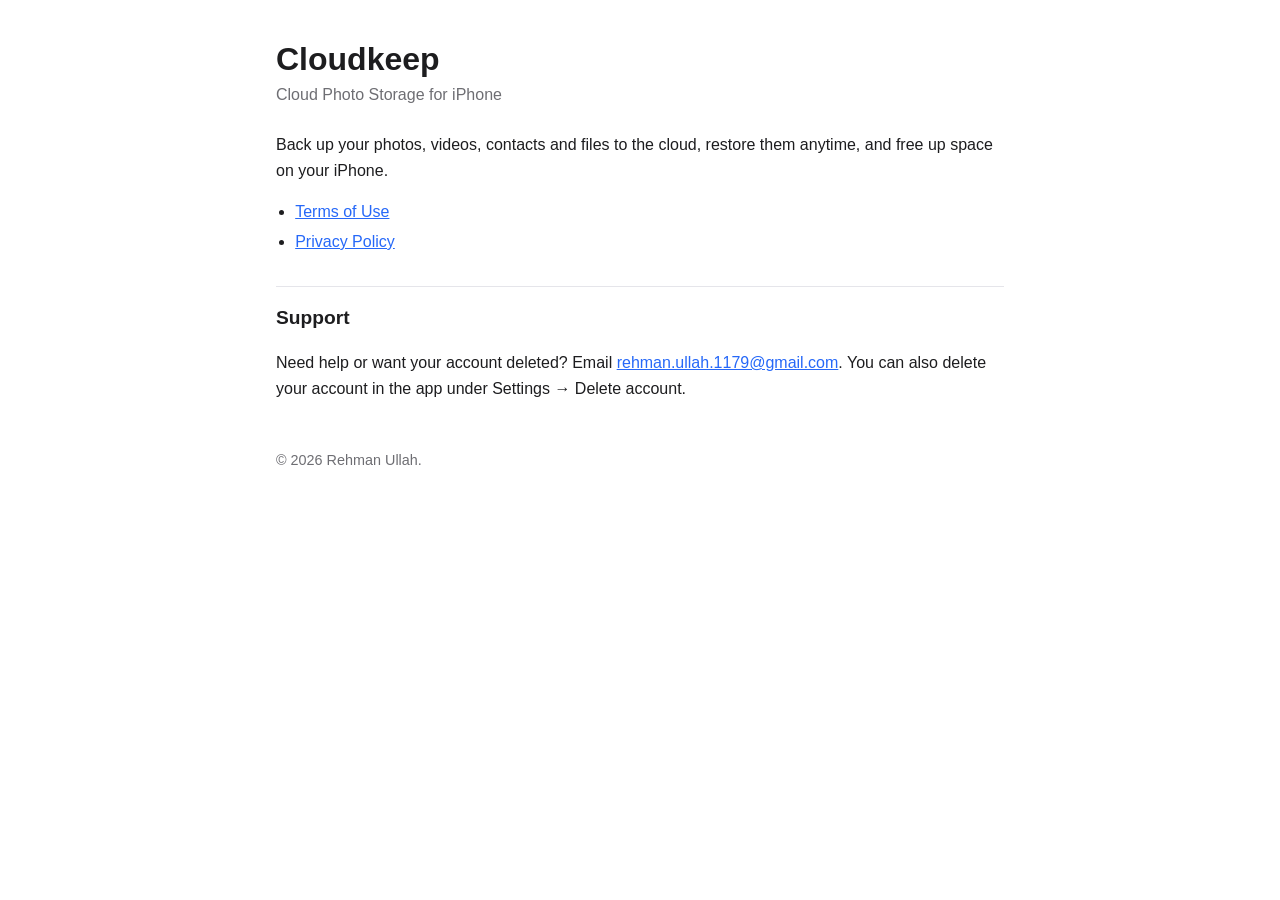
<file: index.html>
<!doctype html>
<html lang="en">
<head>
<meta charset="utf-8">
<meta name="viewport" content="width=device-width, initial-scale=1">
<title>Cloudkeep</title>
<meta name="description" content="Cloudkeep: back up photos, videos, contacts and files to the cloud.">
<link rel="stylesheet" href="style.css">
</head>
<body>
<main>
<h1>Cloudkeep</h1>
<p class="meta">Cloud Photo Storage for iPhone</p>
<p>Back up your photos, videos, contacts and files to the cloud, restore them anytime, and free up space on your iPhone.</p>
<ul>
  <li><a href="terms.html">Terms of Use</a></li>
  <li><a href="privacy.html">Privacy Policy</a></li>
</ul>
<h2>Support</h2>
<p>Need help or want your account deleted? Email <a href="mailto:rehman.ullah.1179@gmail.com">rehman.ullah.1179@gmail.com</a>. You can also delete your account in the app under Settings → Delete account.</p>
<footer>© 2026 Rehman Ullah.</footer>
</main>
</body>
</html>
</file>
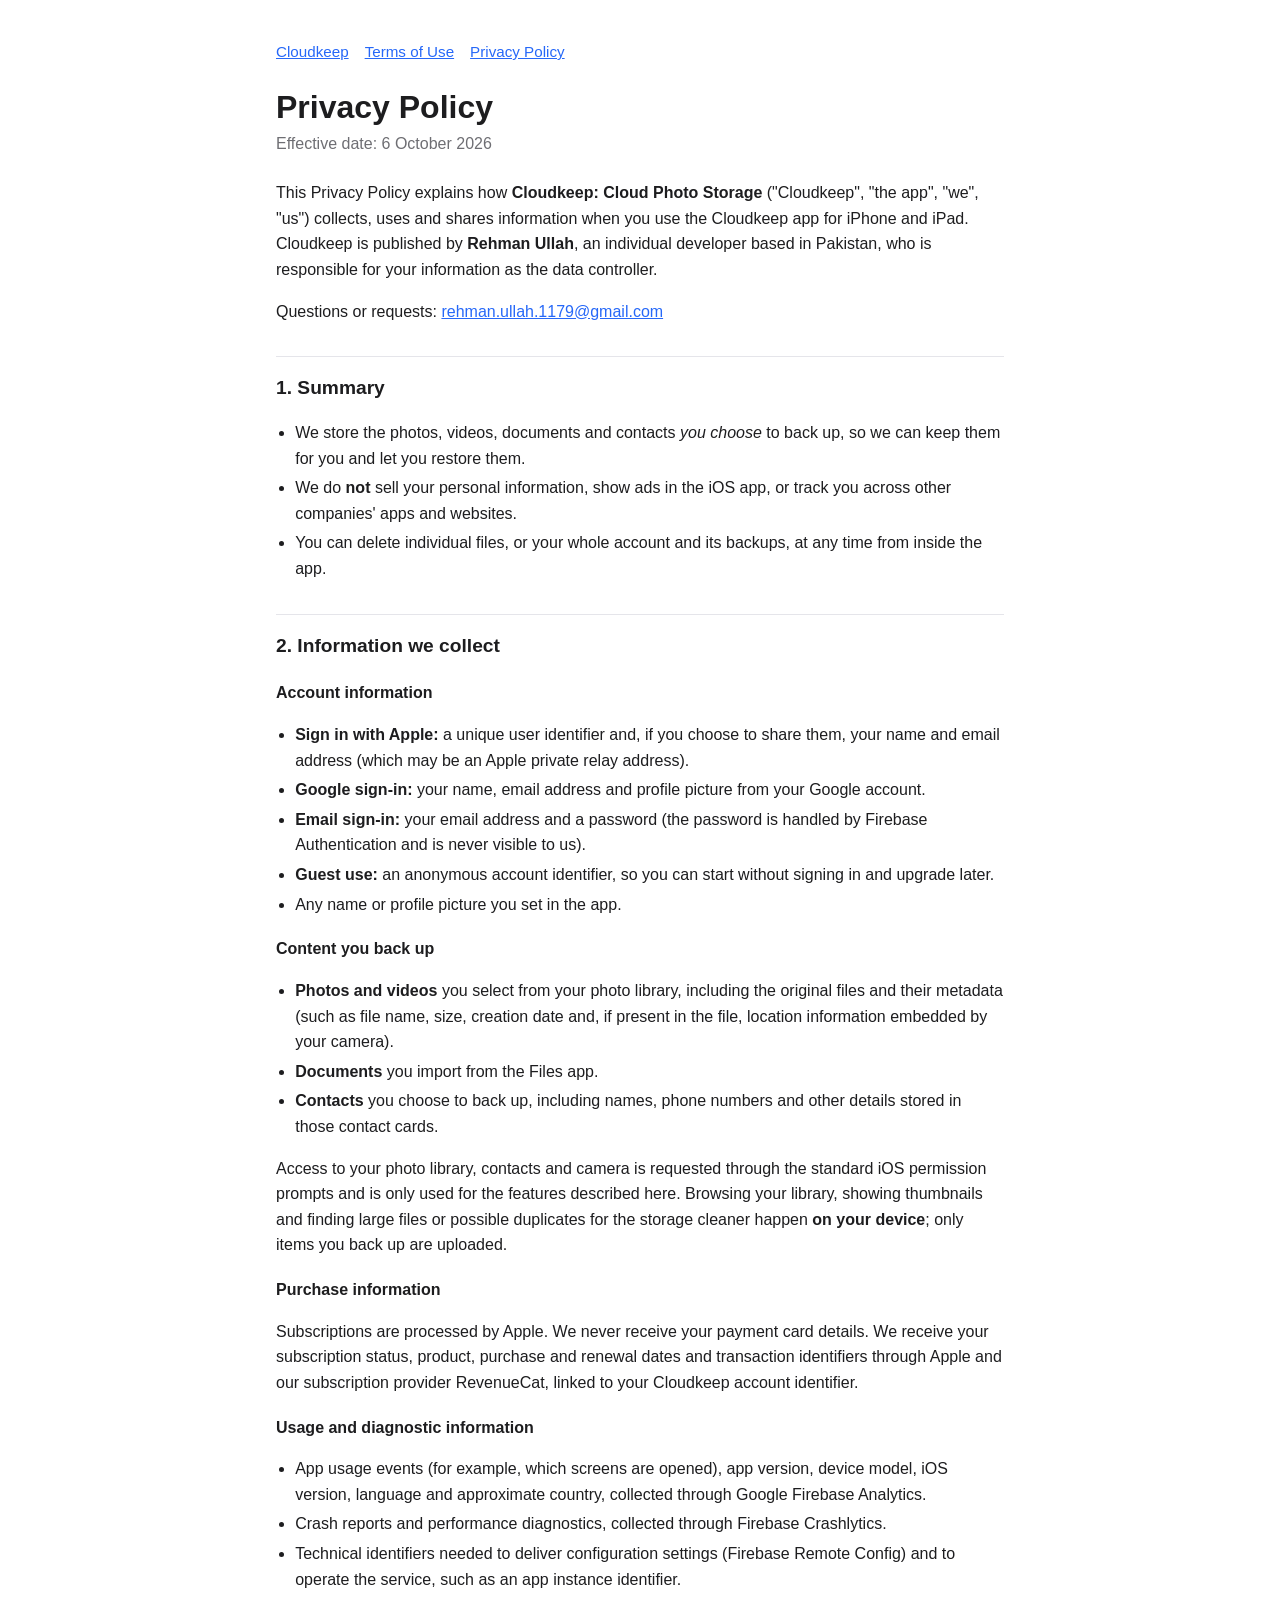
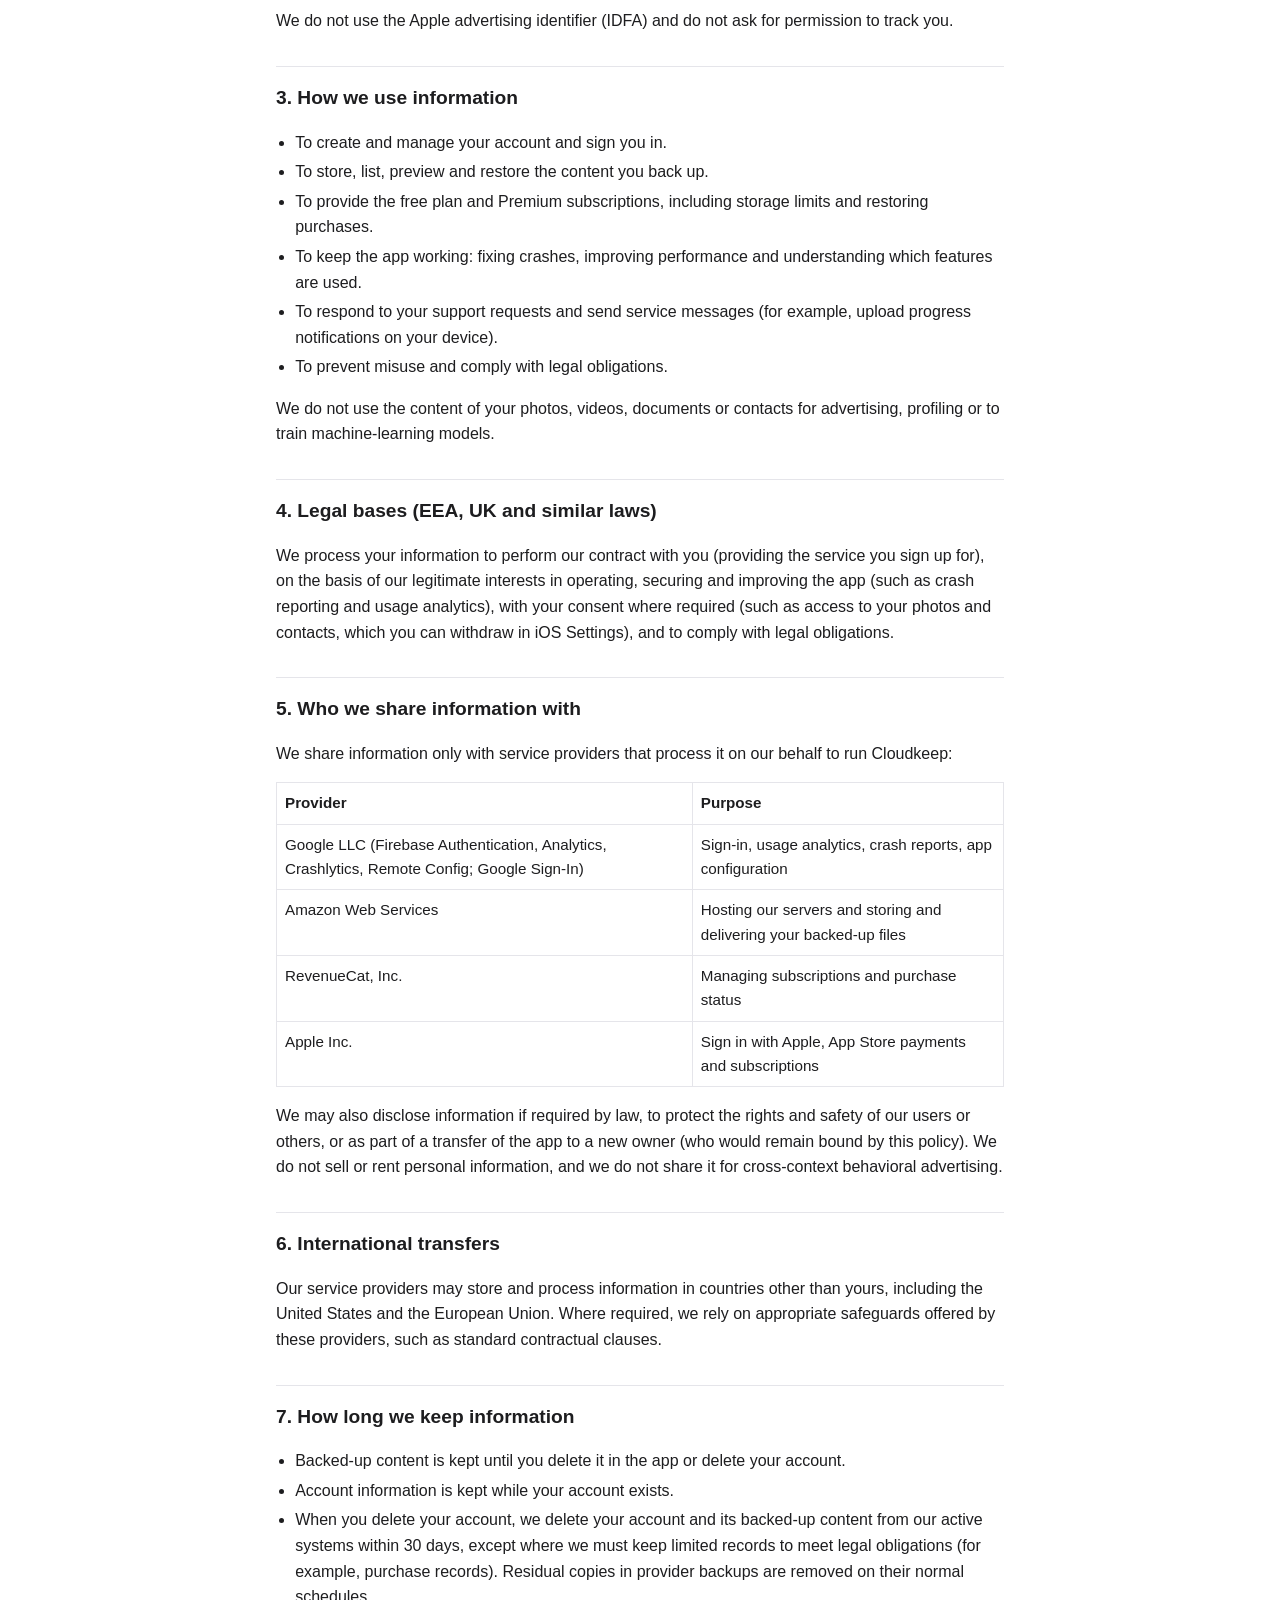
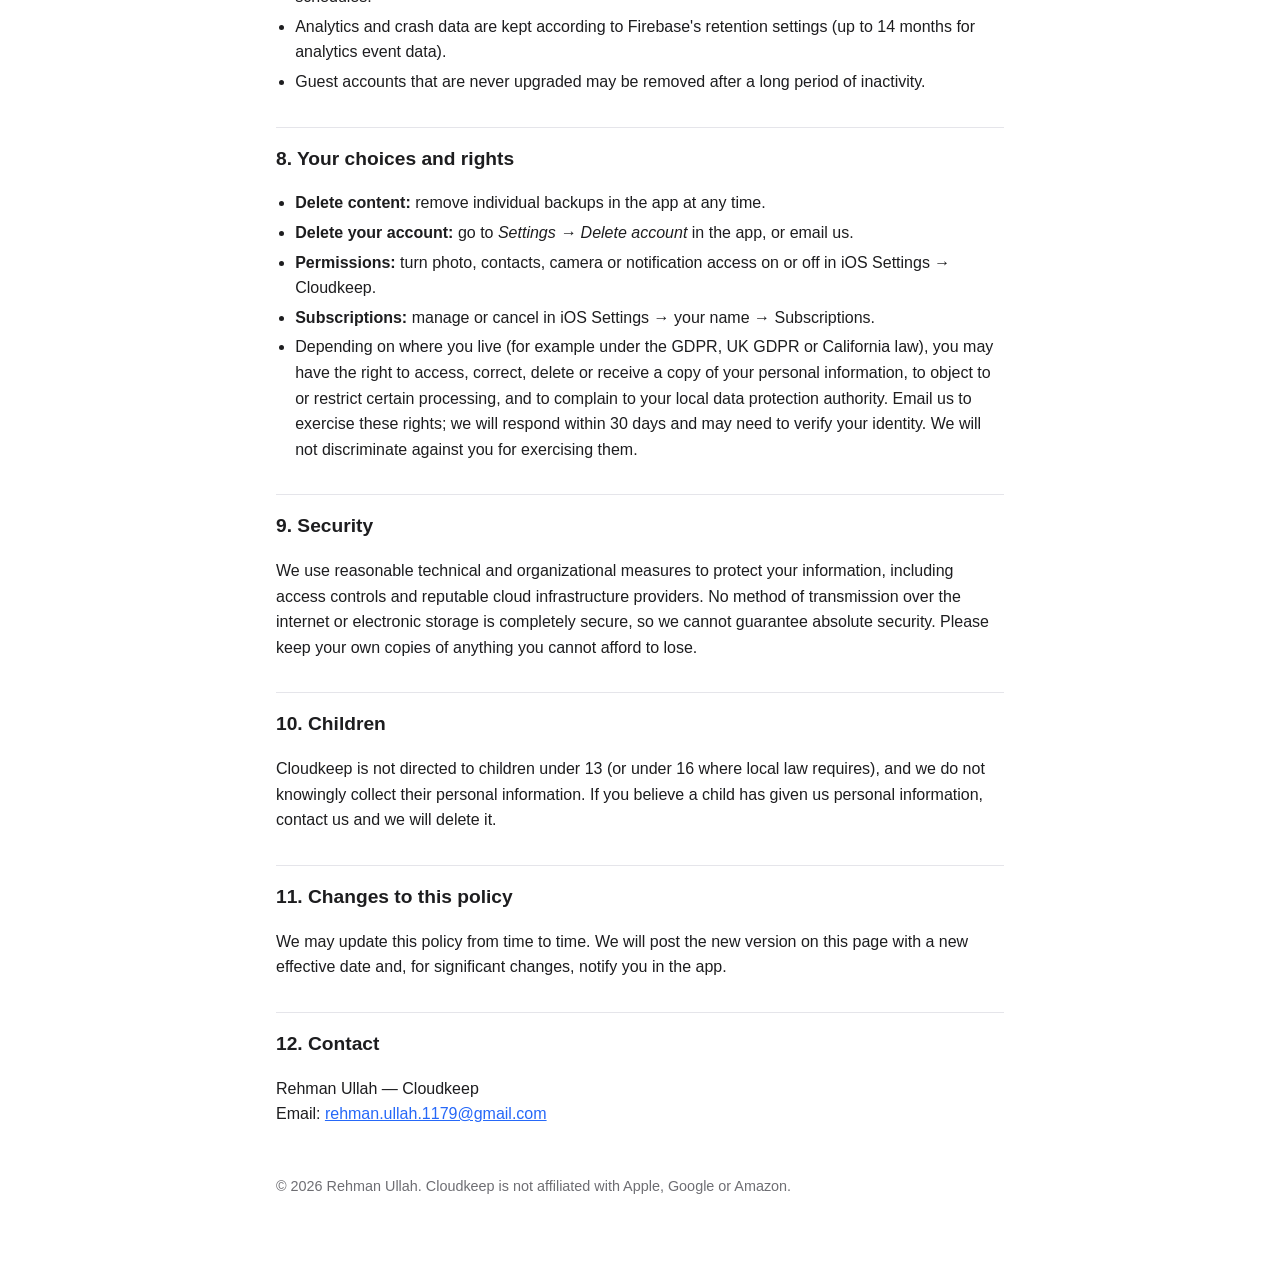
<file: privacy.html>
<!doctype html>
<html lang="en">
<head>
<meta charset="utf-8">
<meta name="viewport" content="width=device-width, initial-scale=1">
<title>Cloudkeep Privacy Policy</title>
<meta name="description" content="How Cloudkeep collects, uses and protects your information.">
<link rel="stylesheet" href="style.css">
</head>
<body>
<main>
<nav><a href="index.html">Cloudkeep</a><a href="terms.html">Terms of Use</a><a href="privacy.html">Privacy Policy</a></nav>
<h1>Privacy Policy</h1>
<p class="meta">Effective date: 6 October 2026</p>

<p>This Privacy Policy explains how <strong>Cloudkeep: Cloud Photo Storage</strong> ("Cloudkeep", "the app", "we", "us") collects, uses and shares information when you use the Cloudkeep app for iPhone and iPad. Cloudkeep is published by <strong>Rehman Ullah</strong>, an individual developer based in Pakistan, who is responsible for your information as the data controller.</p>
<p>Questions or requests: <a href="mailto:rehman.ullah.1179@gmail.com">rehman.ullah.1179@gmail.com</a></p>

<h2>1. Summary</h2>
<ul>
  <li>We store the photos, videos, documents and contacts <em>you choose</em> to back up, so we can keep them for you and let you restore them.</li>
  <li>We do <strong>not</strong> sell your personal information, show ads in the iOS app, or track you across other companies' apps and websites.</li>
  <li>You can delete individual files, or your whole account and its backups, at any time from inside the app.</li>
</ul>

<h2>2. Information we collect</h2>
<h3>Account information</h3>
<ul>
  <li><strong>Sign in with Apple:</strong> a unique user identifier and, if you choose to share them, your name and email address (which may be an Apple private relay address).</li>
  <li><strong>Google sign-in:</strong> your name, email address and profile picture from your Google account.</li>
  <li><strong>Email sign-in:</strong> your email address and a password (the password is handled by Firebase Authentication and is never visible to us).</li>
  <li><strong>Guest use:</strong> an anonymous account identifier, so you can start without signing in and upgrade later.</li>
  <li>Any name or profile picture you set in the app.</li>
</ul>
<h3>Content you back up</h3>
<ul>
  <li><strong>Photos and videos</strong> you select from your photo library, including the original files and their metadata (such as file name, size, creation date and, if present in the file, location information embedded by your camera).</li>
  <li><strong>Documents</strong> you import from the Files app.</li>
  <li><strong>Contacts</strong> you choose to back up, including names, phone numbers and other details stored in those contact cards.</li>
</ul>
<p>Access to your photo library, contacts and camera is requested through the standard iOS permission prompts and is only used for the features described here. Browsing your library, showing thumbnails and finding large files or possible duplicates for the storage cleaner happen <strong>on your device</strong>; only items you back up are uploaded.</p>
<h3>Purchase information</h3>
<p>Subscriptions are processed by Apple. We never receive your payment card details. We receive your subscription status, product, purchase and renewal dates and transaction identifiers through Apple and our subscription provider RevenueCat, linked to your Cloudkeep account identifier.</p>
<h3>Usage and diagnostic information</h3>
<ul>
  <li>App usage events (for example, which screens are opened), app version, device model, iOS version, language and approximate country, collected through Google Firebase Analytics.</li>
  <li>Crash reports and performance diagnostics, collected through Firebase Crashlytics.</li>
  <li>Technical identifiers needed to deliver configuration settings (Firebase Remote Config) and to operate the service, such as an app instance identifier.</li>
</ul>
<p>We do not use the Apple advertising identifier (IDFA) and do not ask for permission to track you.</p>

<h2>3. How we use information</h2>
<ul>
  <li>To create and manage your account and sign you in.</li>
  <li>To store, list, preview and restore the content you back up.</li>
  <li>To provide the free plan and Premium subscriptions, including storage limits and restoring purchases.</li>
  <li>To keep the app working: fixing crashes, improving performance and understanding which features are used.</li>
  <li>To respond to your support requests and send service messages (for example, upload progress notifications on your device).</li>
  <li>To prevent misuse and comply with legal obligations.</li>
</ul>
<p>We do not use the content of your photos, videos, documents or contacts for advertising, profiling or to train machine-learning models.</p>

<h2>4. Legal bases (EEA, UK and similar laws)</h2>
<p>We process your information to perform our contract with you (providing the service you sign up for), on the basis of our legitimate interests in operating, securing and improving the app (such as crash reporting and usage analytics), with your consent where required (such as access to your photos and contacts, which you can withdraw in iOS Settings), and to comply with legal obligations.</p>

<h2>5. Who we share information with</h2>
<p>We share information only with service providers that process it on our behalf to run Cloudkeep:</p>
<table>
<tr><th>Provider</th><th>Purpose</th></tr>
<tr><td>Google LLC (Firebase Authentication, Analytics, Crashlytics, Remote Config; Google Sign-In)</td><td>Sign-in, usage analytics, crash reports, app configuration</td></tr>
<tr><td>Amazon Web Services</td><td>Hosting our servers and storing and delivering your backed-up files</td></tr>
<tr><td>RevenueCat, Inc.</td><td>Managing subscriptions and purchase status</td></tr>
<tr><td>Apple Inc.</td><td>Sign in with Apple, App Store payments and subscriptions</td></tr>
</table>
<p>We may also disclose information if required by law, to protect the rights and safety of our users or others, or as part of a transfer of the app to a new owner (who would remain bound by this policy). We do not sell or rent personal information, and we do not share it for cross-context behavioral advertising.</p>

<h2>6. International transfers</h2>
<p>Our service providers may store and process information in countries other than yours, including the United States and the European Union. Where required, we rely on appropriate safeguards offered by these providers, such as standard contractual clauses.</p>

<h2>7. How long we keep information</h2>
<ul>
  <li>Backed-up content is kept until you delete it in the app or delete your account.</li>
  <li>Account information is kept while your account exists.</li>
  <li>When you delete your account, we delete your account and its backed-up content from our active systems within 30 days, except where we must keep limited records to meet legal obligations (for example, purchase records). Residual copies in provider backups are removed on their normal schedules.</li>
  <li>Analytics and crash data are kept according to Firebase's retention settings (up to 14 months for analytics event data).</li>
  <li>Guest accounts that are never upgraded may be removed after a long period of inactivity.</li>
</ul>

<h2>8. Your choices and rights</h2>
<ul>
  <li><strong>Delete content:</strong> remove individual backups in the app at any time.</li>
  <li><strong>Delete your account:</strong> go to <em>Settings → Delete account</em> in the app, or email us.</li>
  <li><strong>Permissions:</strong> turn photo, contacts, camera or notification access on or off in iOS Settings → Cloudkeep.</li>
  <li><strong>Subscriptions:</strong> manage or cancel in iOS Settings → your name → Subscriptions.</li>
  <li>Depending on where you live (for example under the GDPR, UK GDPR or California law), you may have the right to access, correct, delete or receive a copy of your personal information, to object to or restrict certain processing, and to complain to your local data protection authority. Email us to exercise these rights; we will respond within 30 days and may need to verify your identity. We will not discriminate against you for exercising them.</li>
</ul>

<h2>9. Security</h2>
<p>We use reasonable technical and organizational measures to protect your information, including access controls and reputable cloud infrastructure providers. No method of transmission over the internet or electronic storage is completely secure, so we cannot guarantee absolute security. Please keep your own copies of anything you cannot afford to lose.</p>

<h2>10. Children</h2>
<p>Cloudkeep is not directed to children under 13 (or under 16 where local law requires), and we do not knowingly collect their personal information. If you believe a child has given us personal information, contact us and we will delete it.</p>

<h2>11. Changes to this policy</h2>
<p>We may update this policy from time to time. We will post the new version on this page with a new effective date and, for significant changes, notify you in the app.</p>

<h2>12. Contact</h2>
<p>Rehman Ullah — Cloudkeep<br>Email: <a href="mailto:rehman.ullah.1179@gmail.com">rehman.ullah.1179@gmail.com</a></p>

<footer>© 2026 Rehman Ullah. Cloudkeep is not affiliated with Apple, Google or Amazon.</footer>
</main>
</body>
</html>
</file>
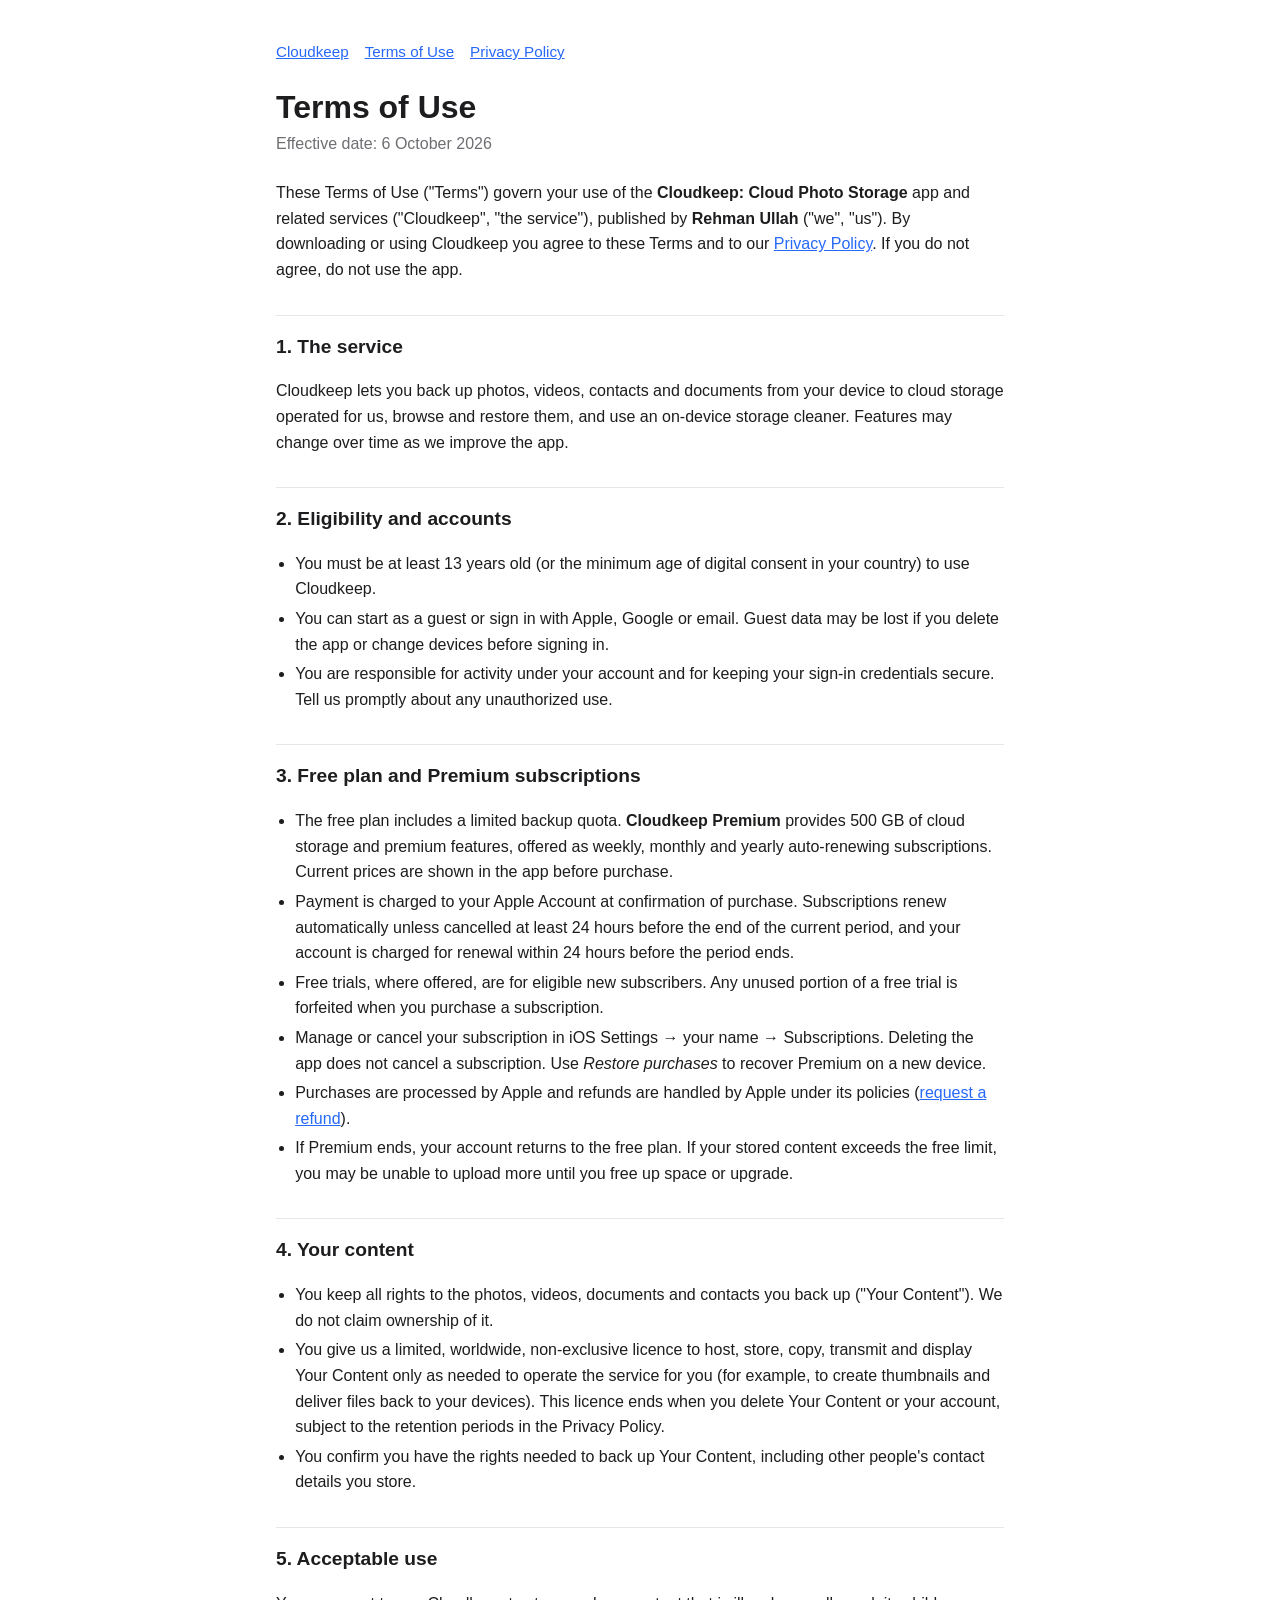
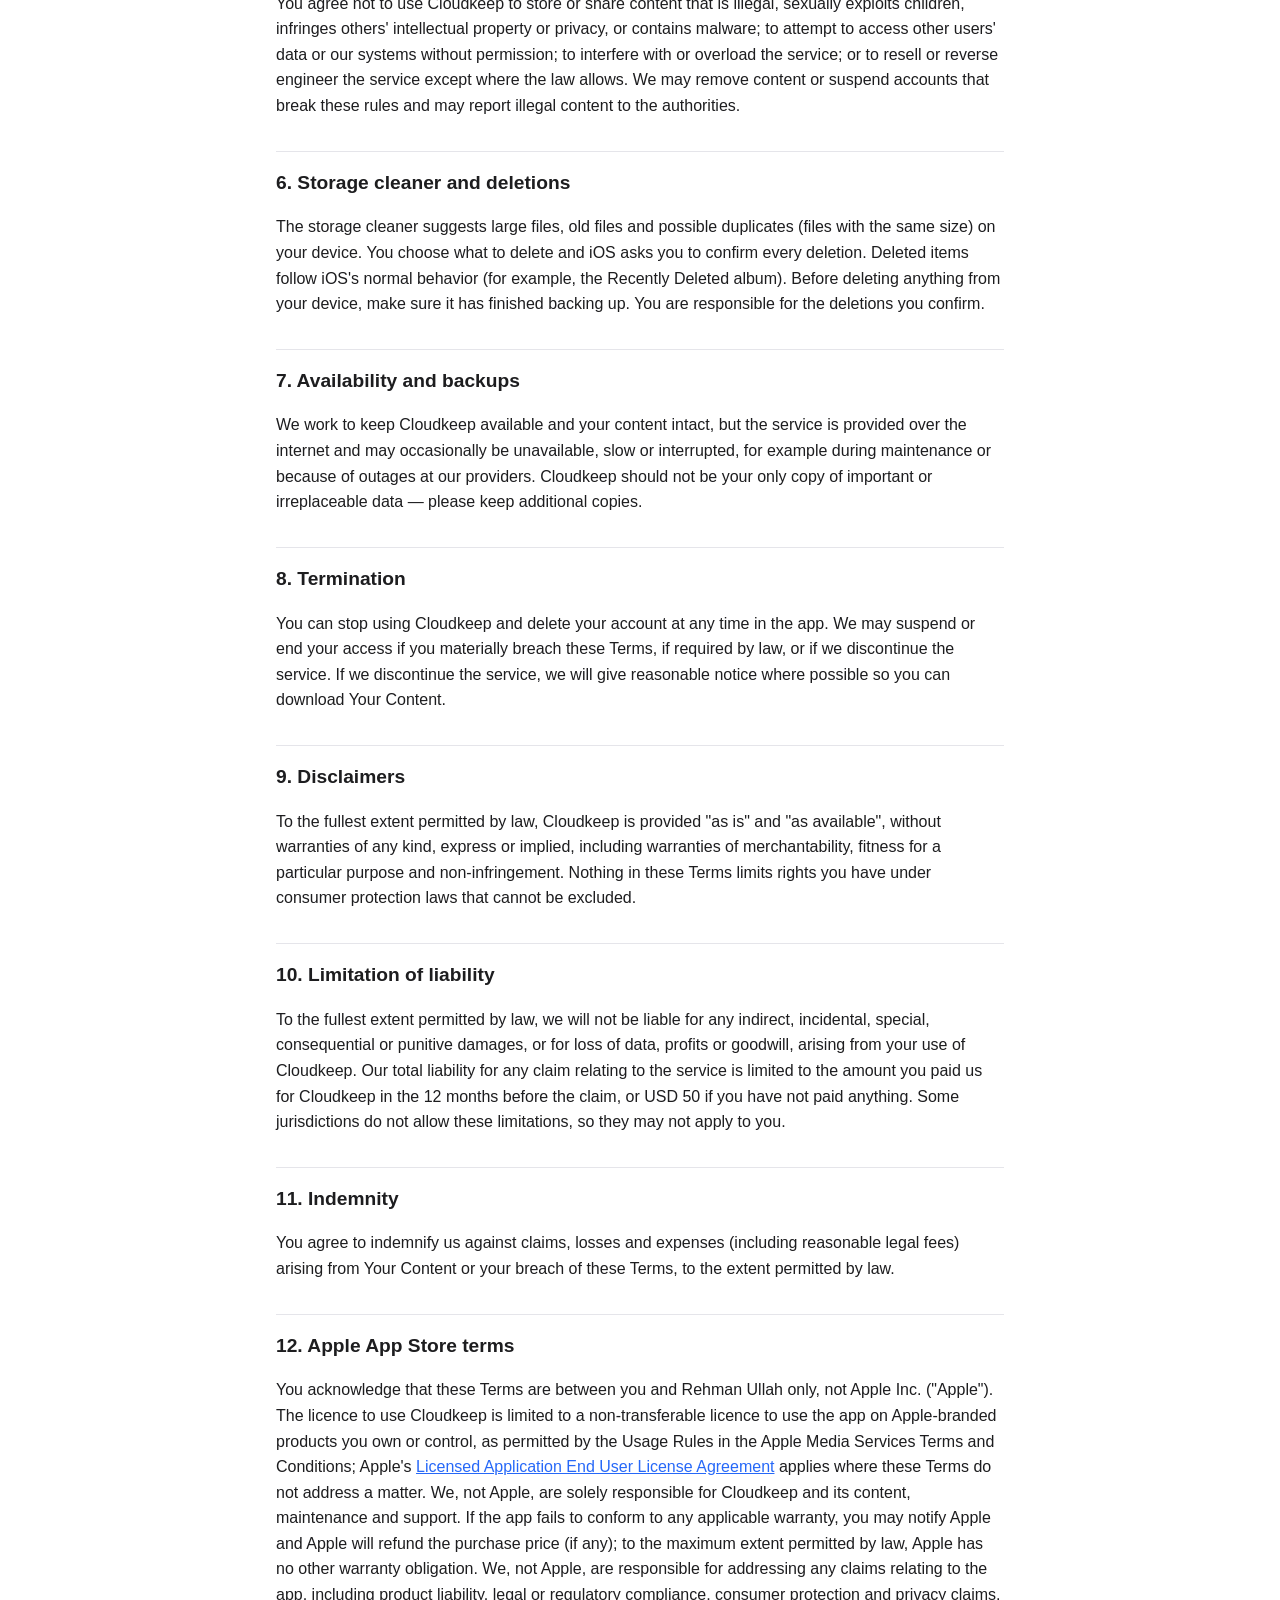
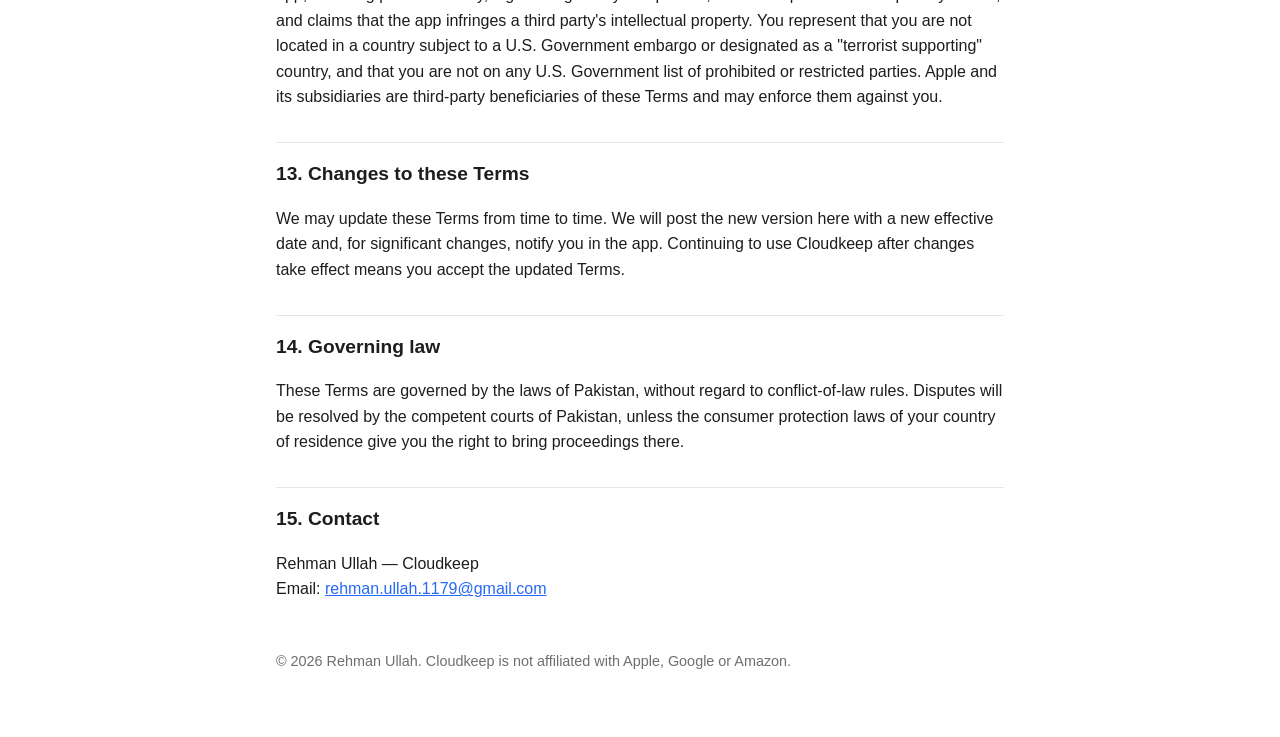
<file: terms.html>
<!doctype html>
<html lang="en">
<head>
<meta charset="utf-8">
<meta name="viewport" content="width=device-width, initial-scale=1">
<title>Cloudkeep Terms of Use</title>
<meta name="description" content="The terms that apply when you use the Cloudkeep app.">
<link rel="stylesheet" href="style.css">
</head>
<body>
<main>
<nav><a href="index.html">Cloudkeep</a><a href="terms.html">Terms of Use</a><a href="privacy.html">Privacy Policy</a></nav>
<h1>Terms of Use</h1>
<p class="meta">Effective date: 6 October 2026</p>

<p>These Terms of Use ("Terms") govern your use of the <strong>Cloudkeep: Cloud Photo Storage</strong> app and related services ("Cloudkeep", "the service"), published by <strong>Rehman Ullah</strong> ("we", "us"). By downloading or using Cloudkeep you agree to these Terms and to our <a href="privacy.html">Privacy Policy</a>. If you do not agree, do not use the app.</p>

<h2>1. The service</h2>
<p>Cloudkeep lets you back up photos, videos, contacts and documents from your device to cloud storage operated for us, browse and restore them, and use an on-device storage cleaner. Features may change over time as we improve the app.</p>

<h2>2. Eligibility and accounts</h2>
<ul>
  <li>You must be at least 13 years old (or the minimum age of digital consent in your country) to use Cloudkeep.</li>
  <li>You can start as a guest or sign in with Apple, Google or email. Guest data may be lost if you delete the app or change devices before signing in.</li>
  <li>You are responsible for activity under your account and for keeping your sign-in credentials secure. Tell us promptly about any unauthorized use.</li>
</ul>

<h2>3. Free plan and Premium subscriptions</h2>
<ul>
  <li>The free plan includes a limited backup quota. <strong>Cloudkeep Premium</strong> provides 500 GB of cloud storage and premium features, offered as weekly, monthly and yearly auto-renewing subscriptions. Current prices are shown in the app before purchase.</li>
  <li>Payment is charged to your Apple Account at confirmation of purchase. Subscriptions renew automatically unless cancelled at least 24 hours before the end of the current period, and your account is charged for renewal within 24 hours before the period ends.</li>
  <li>Free trials, where offered, are for eligible new subscribers. Any unused portion of a free trial is forfeited when you purchase a subscription.</li>
  <li>Manage or cancel your subscription in iOS Settings → your name → Subscriptions. Deleting the app does not cancel a subscription. Use <em>Restore purchases</em> to recover Premium on a new device.</li>
  <li>Purchases are processed by Apple and refunds are handled by Apple under its policies (<a href="https://support.apple.com/118223">request a refund</a>).</li>
  <li>If Premium ends, your account returns to the free plan. If your stored content exceeds the free limit, you may be unable to upload more until you free up space or upgrade.</li>
</ul>

<h2>4. Your content</h2>
<ul>
  <li>You keep all rights to the photos, videos, documents and contacts you back up ("Your Content"). We do not claim ownership of it.</li>
  <li>You give us a limited, worldwide, non-exclusive licence to host, store, copy, transmit and display Your Content only as needed to operate the service for you (for example, to create thumbnails and deliver files back to your devices). This licence ends when you delete Your Content or your account, subject to the retention periods in the Privacy Policy.</li>
  <li>You confirm you have the rights needed to back up Your Content, including other people's contact details you store.</li>
</ul>

<h2>5. Acceptable use</h2>
<p>You agree not to use Cloudkeep to store or share content that is illegal, sexually exploits children, infringes others' intellectual property or privacy, or contains malware; to attempt to access other users' data or our systems without permission; to interfere with or overload the service; or to resell or reverse engineer the service except where the law allows. We may remove content or suspend accounts that break these rules and may report illegal content to the authorities.</p>

<h2>6. Storage cleaner and deletions</h2>
<p>The storage cleaner suggests large files, old files and possible duplicates (files with the same size) on your device. You choose what to delete and iOS asks you to confirm every deletion. Deleted items follow iOS's normal behavior (for example, the Recently Deleted album). Before deleting anything from your device, make sure it has finished backing up. You are responsible for the deletions you confirm.</p>

<h2>7. Availability and backups</h2>
<p>We work to keep Cloudkeep available and your content intact, but the service is provided over the internet and may occasionally be unavailable, slow or interrupted, for example during maintenance or because of outages at our providers. Cloudkeep should not be your only copy of important or irreplaceable data — please keep additional copies.</p>

<h2>8. Termination</h2>
<p>You can stop using Cloudkeep and delete your account at any time in the app. We may suspend or end your access if you materially breach these Terms, if required by law, or if we discontinue the service. If we discontinue the service, we will give reasonable notice where possible so you can download Your Content.</p>

<h2>9. Disclaimers</h2>
<p>To the fullest extent permitted by law, Cloudkeep is provided "as is" and "as available", without warranties of any kind, express or implied, including warranties of merchantability, fitness for a particular purpose and non-infringement. Nothing in these Terms limits rights you have under consumer protection laws that cannot be excluded.</p>

<h2>10. Limitation of liability</h2>
<p>To the fullest extent permitted by law, we will not be liable for any indirect, incidental, special, consequential or punitive damages, or for loss of data, profits or goodwill, arising from your use of Cloudkeep. Our total liability for any claim relating to the service is limited to the amount you paid us for Cloudkeep in the 12 months before the claim, or USD 50 if you have not paid anything. Some jurisdictions do not allow these limitations, so they may not apply to you.</p>

<h2>11. Indemnity</h2>
<p>You agree to indemnify us against claims, losses and expenses (including reasonable legal fees) arising from Your Content or your breach of these Terms, to the extent permitted by law.</p>

<h2>12. Apple App Store terms</h2>
<p>You acknowledge that these Terms are between you and Rehman Ullah only, not Apple Inc. ("Apple"). The licence to use Cloudkeep is limited to a non-transferable licence to use the app on Apple-branded products you own or control, as permitted by the Usage Rules in the Apple Media Services Terms and Conditions; Apple's <a href="https://www.apple.com/legal/internet-services/itunes/dev/stdeula/">Licensed Application End User License Agreement</a> applies where these Terms do not address a matter. We, not Apple, are solely responsible for Cloudkeep and its content, maintenance and support. If the app fails to conform to any applicable warranty, you may notify Apple and Apple will refund the purchase price (if any); to the maximum extent permitted by law, Apple has no other warranty obligation. We, not Apple, are responsible for addressing any claims relating to the app, including product liability, legal or regulatory compliance, consumer protection and privacy claims, and claims that the app infringes a third party's intellectual property. You represent that you are not located in a country subject to a U.S. Government embargo or designated as a "terrorist supporting" country, and that you are not on any U.S. Government list of prohibited or restricted parties. Apple and its subsidiaries are third-party beneficiaries of these Terms and may enforce them against you.</p>

<h2>13. Changes to these Terms</h2>
<p>We may update these Terms from time to time. We will post the new version here with a new effective date and, for significant changes, notify you in the app. Continuing to use Cloudkeep after changes take effect means you accept the updated Terms.</p>

<h2>14. Governing law</h2>
<p>These Terms are governed by the laws of Pakistan, without regard to conflict-of-law rules. Disputes will be resolved by the competent courts of Pakistan, unless the consumer protection laws of your country of residence give you the right to bring proceedings there.</p>

<h2>15. Contact</h2>
<p>Rehman Ullah — Cloudkeep<br>Email: <a href="mailto:rehman.ullah.1179@gmail.com">rehman.ullah.1179@gmail.com</a></p>

<footer>© 2026 Rehman Ullah. Cloudkeep is not affiliated with Apple, Google or Amazon.</footer>
</main>
</body>
</html>
</file>
<file: style.css>
:root{--bg:#fff;--fg:#1d1d1f;--muted:#6e6e73;--accent:#2668f8;--line:#e5e5ea}
@media (prefers-color-scheme:dark){:root{--bg:#000;--fg:#f5f5f7;--muted:#a1a1a6;--accent:#5b8dff;--line:#2c2c2e}}
*{box-sizing:border-box}body{margin:0;background:var(--bg);color:var(--fg);font:16px/1.6 -apple-system,BlinkMacSystemFont,"Segoe UI",Roboto,Helvetica,Arial,sans-serif}
main{max-width:760px;margin:0 auto;padding:40px 16px 64px}h1{font-size:2rem;line-height:1.2;margin:0 0 4px}
h2{font-size:1.2rem;margin:2rem 0 .5rem;padding-top:1rem;border-top:1px solid var(--line)}h3{font-size:1rem;margin:1.2rem 0 .3rem}
.meta{color:var(--muted);margin:0 0 1.5rem}a{color:var(--accent)}ul{padding-left:1.2rem}li{margin:.25rem 0}
nav{display:flex;gap:16px;margin-bottom:24px;font-size:.95rem}table{border-collapse:collapse;width:100%;font-size:.95rem}
td,th{border:1px solid var(--line);padding:8px;text-align:left;vertical-align:top}footer{margin-top:48px;color:var(--muted);font-size:.9rem}
</file>
